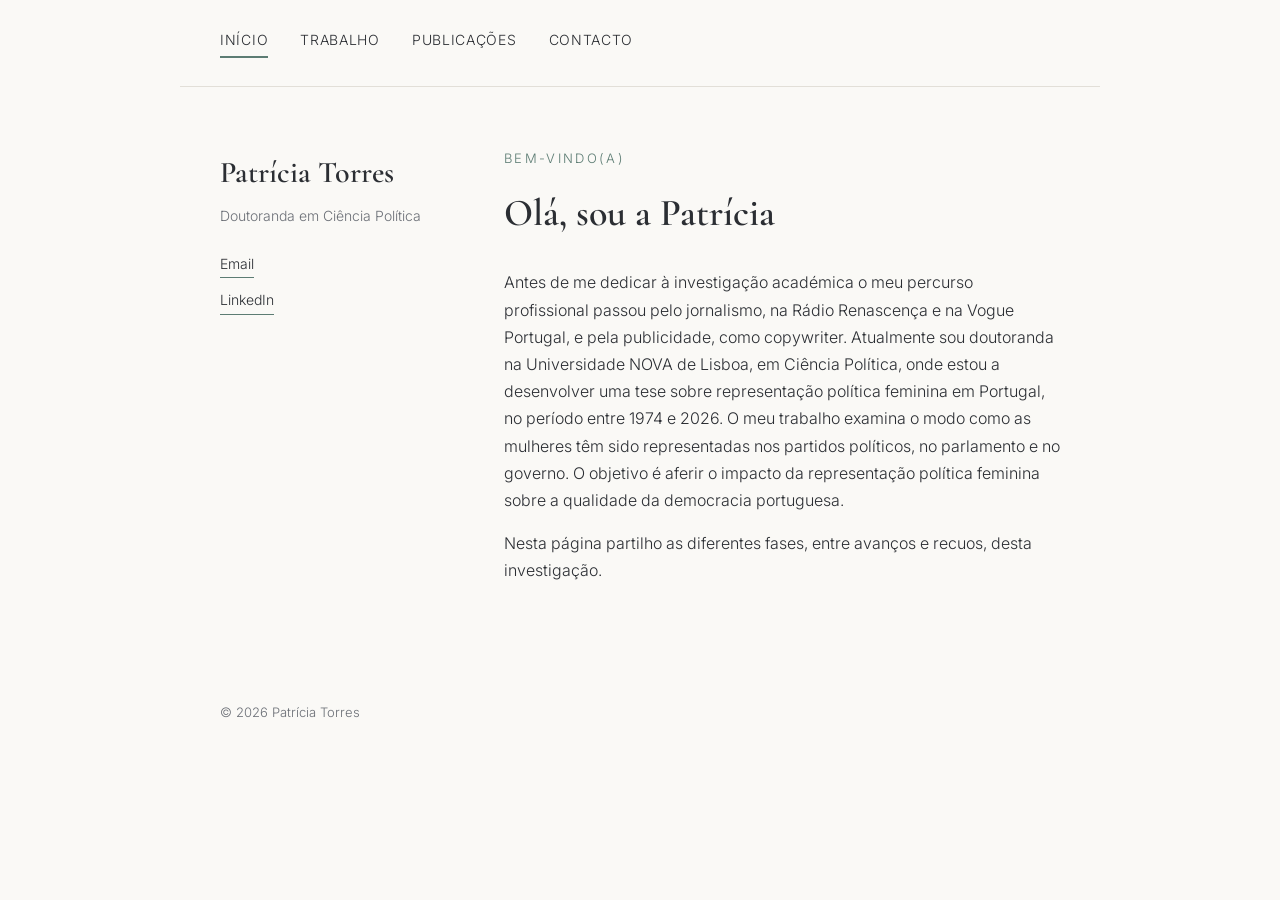
<file: index.html>
<!DOCTYPE html>
<html lang="pt">
<head>
<meta charset="UTF-8">
<meta name="viewport" content="width=device-width, initial-scale=1.0">
<title>Patrícia Torres</title>
<link rel="stylesheet" href="style.css">
</head>
<body>

  <nav class="topnav">
    <a href="index.html" class="active">Início</a>
    <a href="trabalho.html">Trabalho</a>
     <a href="publicacoes.html">Publicações</a>
    <a href="contacto.html">Contacto</a>
  </nav>

  <div class="layout">

    <div class="sidebar">
      <h1>Patrícia Torres</h1>
      <p class="tagline">Doutoranda em Ciência Política</p>
      <div class="links">
        <a href="mailto:oteuemail@exemplo.com">Email</a>
        <a href="https://linkedin.com/in/oteuperfil">LinkedIn</a>
      </div>
    </div>

    <div class="content">
      <p class="eyebrow">Bem-vindo(a)</p>
      <h2>Olá, sou a Patrícia</h2>
      <p>
        Antes de me dedicar à investigação académica o meu percurso profissional passou pelo jornalismo, na Rádio Renascença
        e na Vogue Portugal, e pela publicidade, como copywriter. Atualmente sou doutoranda na Universidade NOVA de Lisboa, em Ciência Política, 
        onde estou a desenvolver uma tese sobre representação política feminina em Portugal, no período entre 1974 e 2026. 
        O meu trabalho examina o modo como as mulheres têm sido representadas nos partidos políticos, no parlamento e no governo. 
        O objetivo é aferir o impacto da representação política feminina sobre a qualidade da democracia portuguesa.
    
      </p>
      <p>
        Nesta página partilho as diferentes fases, entre avanços e recuos, desta investigação.
        
      </p>
    </div>

  </div>

  <footer>© 2026 Patrícia Torres</footer>

</body>
</html>
</file>
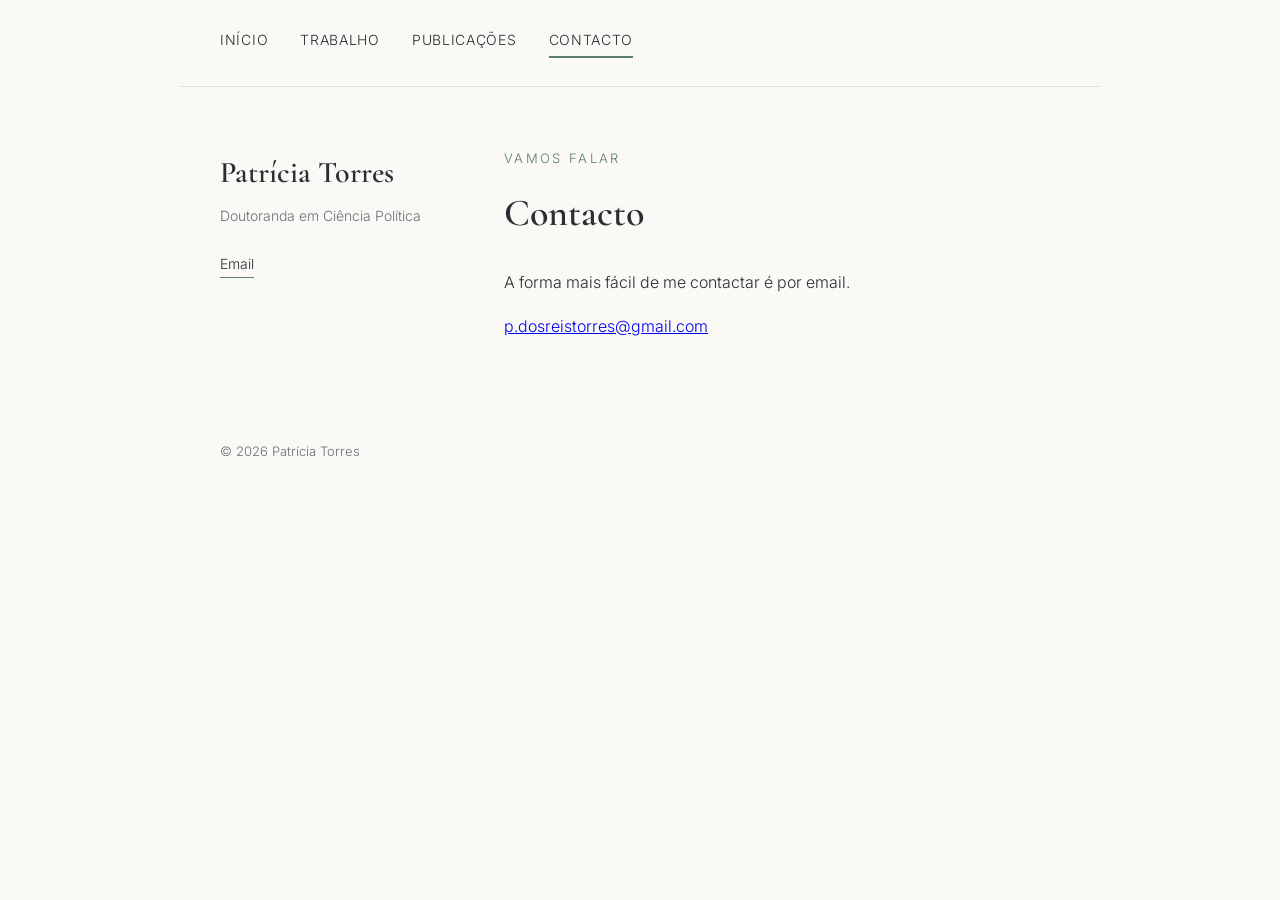
<file: contacto.html>
<!DOCTYPE html>
<html lang="pt">
<head>
<meta charset="UTF-8">
<meta name="viewport" content="width=device-width, initial-scale=1.0">
<title>Contacto · Patrícia Torres</title>
<link rel="stylesheet" href="style.css">
</head>
<body>

  <nav class="topnav">
    <a href="index.html">Início</a>
    <a href="trabalho.html">Trabalho</a>
    <a href="publicacoes.html">Publicações</a><a href="contacto.html" class="active">Contacto</a>
  </nav>

  <div class="layout">

    <div class="sidebar">
      <h1>Patrícia Torres</h1>
      <p class="tagline">Doutoranda em Ciência Política</p>
      <div class="links">
        <a href="mailto:p.dosreistorres@gmail.com">Email</a>
       
      </div>
    </div>

    <div class="content">
      <p class="eyebrow">Vamos falar</p>
      <h2>Contacto</h2>
      <p>
        A forma mais fácil de me contactar é por email. 
      </p>
      <div class="links">
        <a href="mailto:p.dosreistorres@gmail.com">p.dosreistorres@gmail.com</a>
     
    </div>
    </div>

  </div>

  <footer>© 2026 Patrícia Torres</footer>

</body>
</html>
</file>
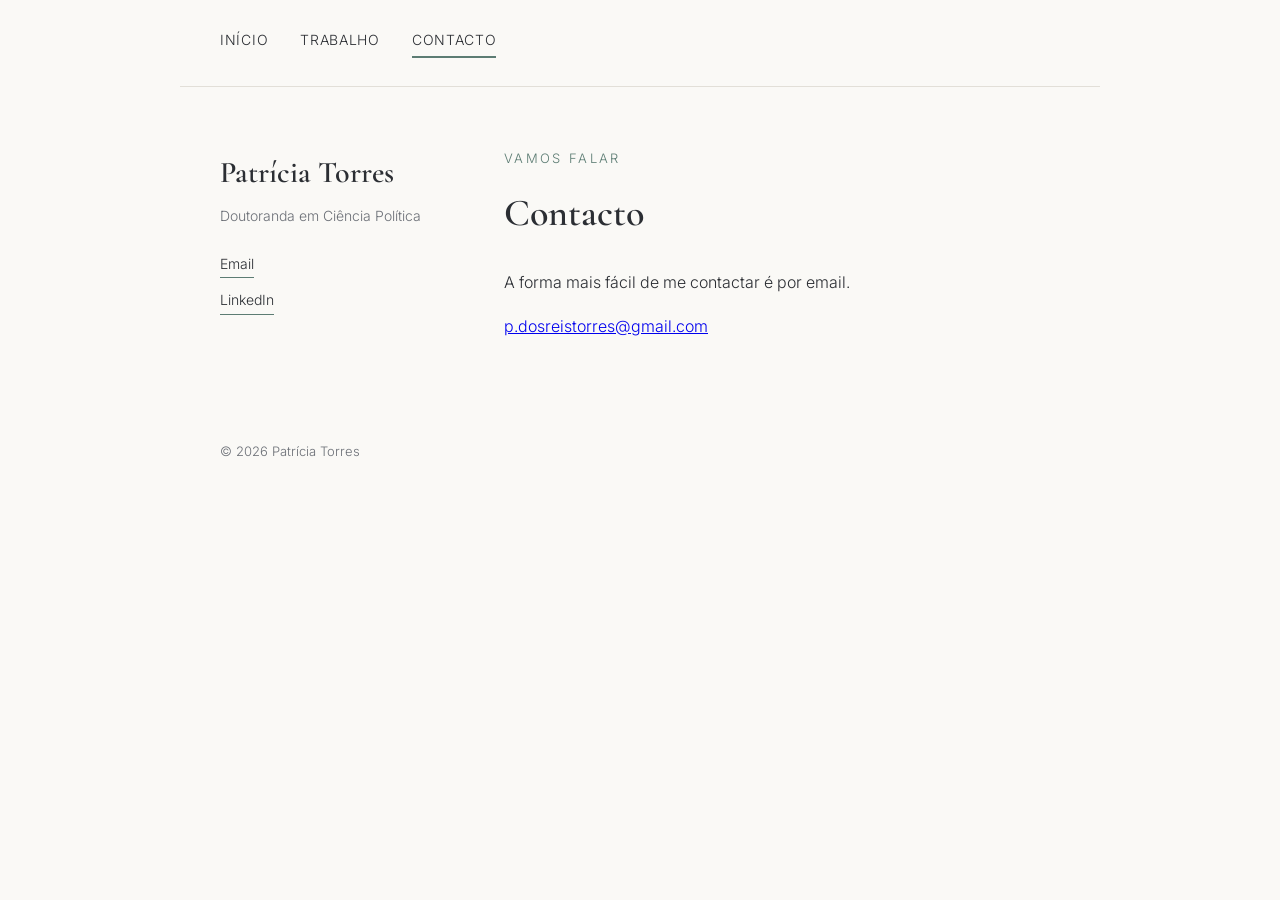
<file: Contacto.html>
<!DOCTYPE html>
<html lang="pt">
<head>
<meta charset="UTF-8">
<meta name="viewport" content="width=device-width, initial-scale=1.0">
<title>Contacto · Patrícia Torres</title>
<link rel="stylesheet" href="style.css">
</head>
<body>

  <nav class="topnav">
    <a href="index.html">Início</a>
    <a href="trabalho.html">Trabalho</a>
    <a href="contacto.html" class="active">Contacto</a>
  </nav>

  <div class="layout">

    <div class="sidebar">
      <h1>Patrícia Torres</h1>
      <p class="tagline">Doutoranda em Ciência Política</p>
      <div class="links">
        <a href="mailto:p.dosreistorres@gmail.com">Email</a>
        <a href="https://linkedin.com/in/oteuperfil">LinkedIn</a>
      </div>
    </div>

    <div class="content">
      <p class="eyebrow">Vamos falar</p>
      <h2>Contacto</h2>
      <p>
        A forma mais fácil de me contactar é por email. 
      </p>
      <div class="links">
        <a href="mailto:p.dosreistorres@gmail.com">p.dosreistorres@gmail.com</a>
     
    </div>
    </div>

  </div>

  <footer>© 2026 Patrícia Torres</footer>

</body>
</html>
</file>
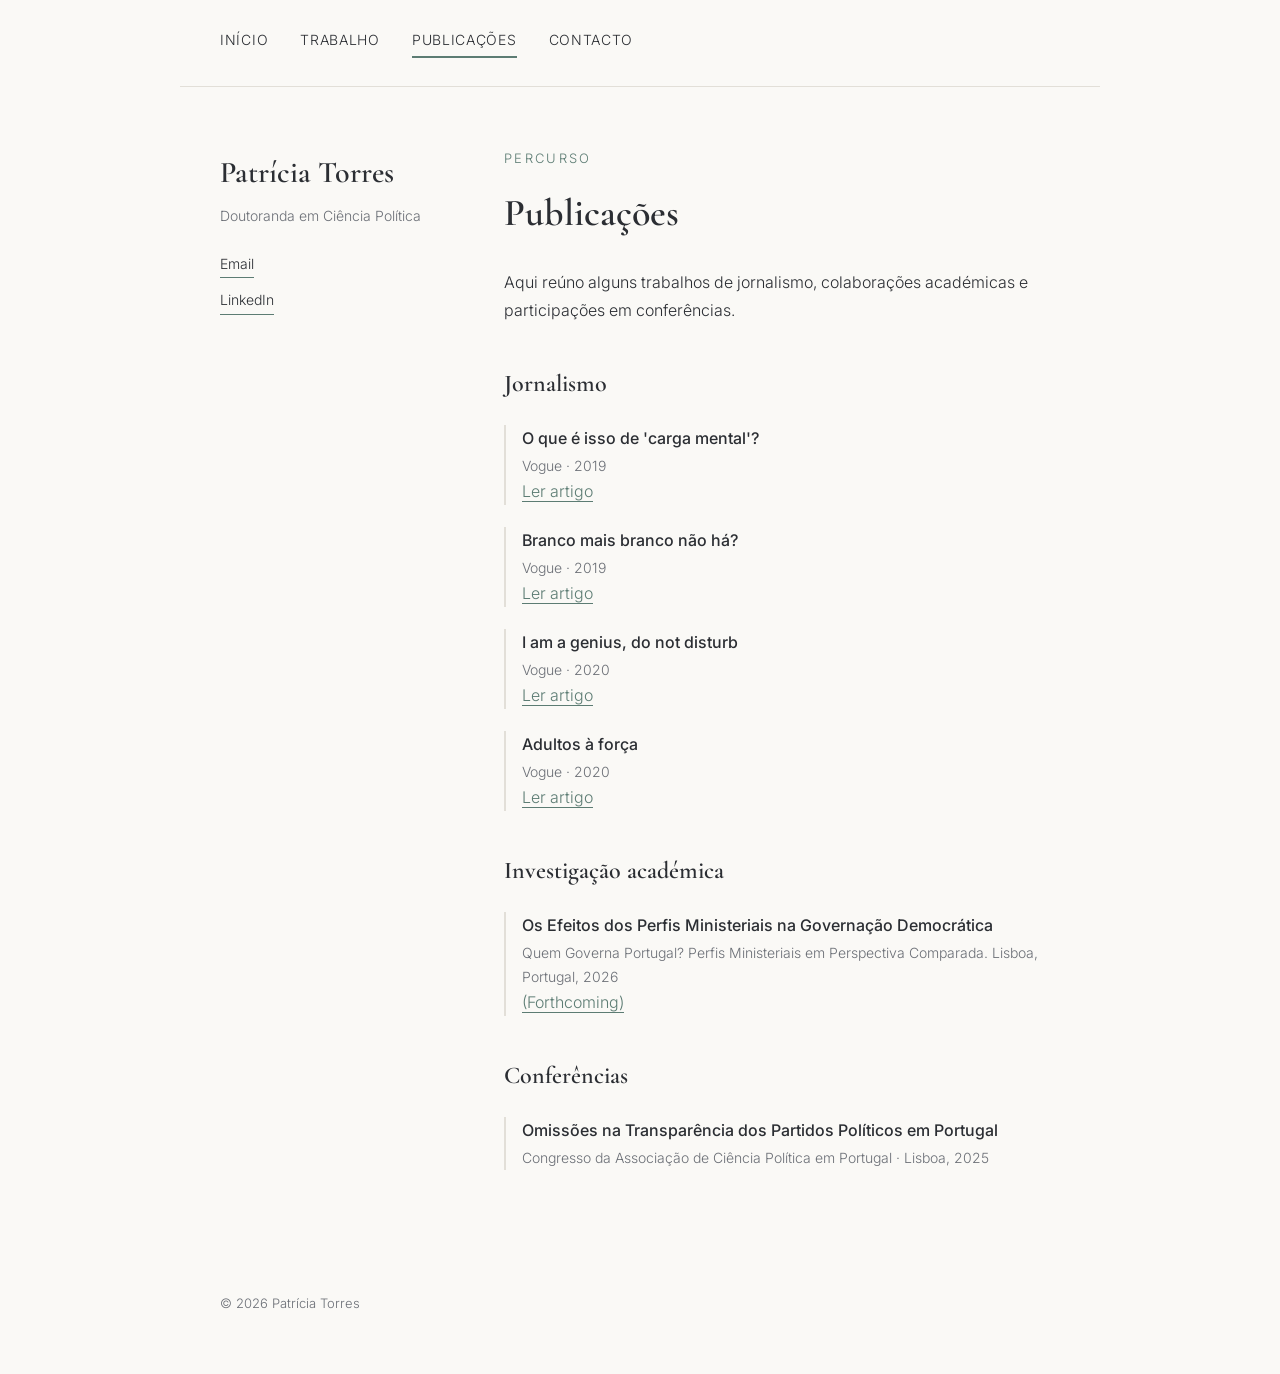
<file: publicacoes.html>
<!DOCTYPE html>
<html lang="pt">
<head>
<meta charset="UTF-8">
<meta name="viewport" content="width=device-width, initial-scale=1.0">
<title>Publicações · Patrícia Torres</title>
<link rel="stylesheet" href="style.css">
</head>
<body>

  <nav class="topnav">
    <a href="index.html">Início</a>
    <a href="trabalho.html">Trabalho</a>
    <a href="publicacoes.html" class="active">Publicações</a>
    <a href="contacto.html">Contacto</a>
  </nav>

  <div class="layout">

    <div class="sidebar">
      <h1>Patrícia Torres</h1>
      <p class="tagline">Doutoranda em Ciência Política</p>
      <div class="links">
        <a href="mailto:oteuemail@exemplo.com">Email</a>
        <a href="https://linkedin.com/in/oteuperfil">LinkedIn</a>
      </div>
    </div>

    <div class="content">
      <p class="eyebrow">Percurso</p>
      <h2>Publicações</h2>
      <p>
        Aqui reúno alguns trabalhos de jornalismo, colaborações académicas e
        participações em conferências.
      </p>

      <!-- ====== Jornalismo ====== -->
      <h3>Jornalismo</h3>

      <div class="pub-item">
        <p class="pub-title">O que é isso de 'carga mental'?</p>
        <p class="pub-venue">Vogue · 2019</p>
        <a href="artigo-vogue-1.pdf">Ler artigo</a>
      </div>

      <div class="pub-item">
        <p class="pub-title">Branco mais branco não há?</p>
        <p class="pub-venue">Vogue · 2019</p>
        <a href="artigo-vogue-2.pdf">Ler artigo</a>
      </div> 
      
      <div class="pub-item">
        <p class="pub-title">I am a genius, do not disturb</p>
        <p class="pub-venue">Vogue · 2020</p>
        <a href="artigo-vogue-3.pdf">Ler artigo</a>
      </div>

      <div class="pub-item">
        <p class="pub-title">Adultos à força</p>
        <p class="pub-venue">Vogue · 2020</p>
        <a href="artigo-vogue-4.pdf">Ler artigo</a>
      </div>

      <!-- ====== Investigação académica ====== -->
      <h3>Investigação académica</h3>

      <div class="pub-item">
        <p class="pub-title">Os Efeitos dos Perfis Ministeriais na Governação Democrática</p>
        <p class="pub-venue">Quem Governa Portugal? Perfis Ministeriais em Perspectiva Comparada. Lisboa, Portugal, 2026</p>
        <a href="#">(Forthcoming)</a>
      </div>

      <!-- ====== Conferências ====== -->
      <h3>Conferências</h3>

      <div class="pub-item">
        <p class="pub-title">Omissões na Transparência dos Partidos Políticos em Portugal</p>
        <p class="pub-venue">Congresso da Associação de Ciência Política em Portugal · Lisboa, 2025</p>
      </div>

    </div>

  </div>

  <footer>© 2026 Patrícia Torres</footer>

</body>
</html>
</file>
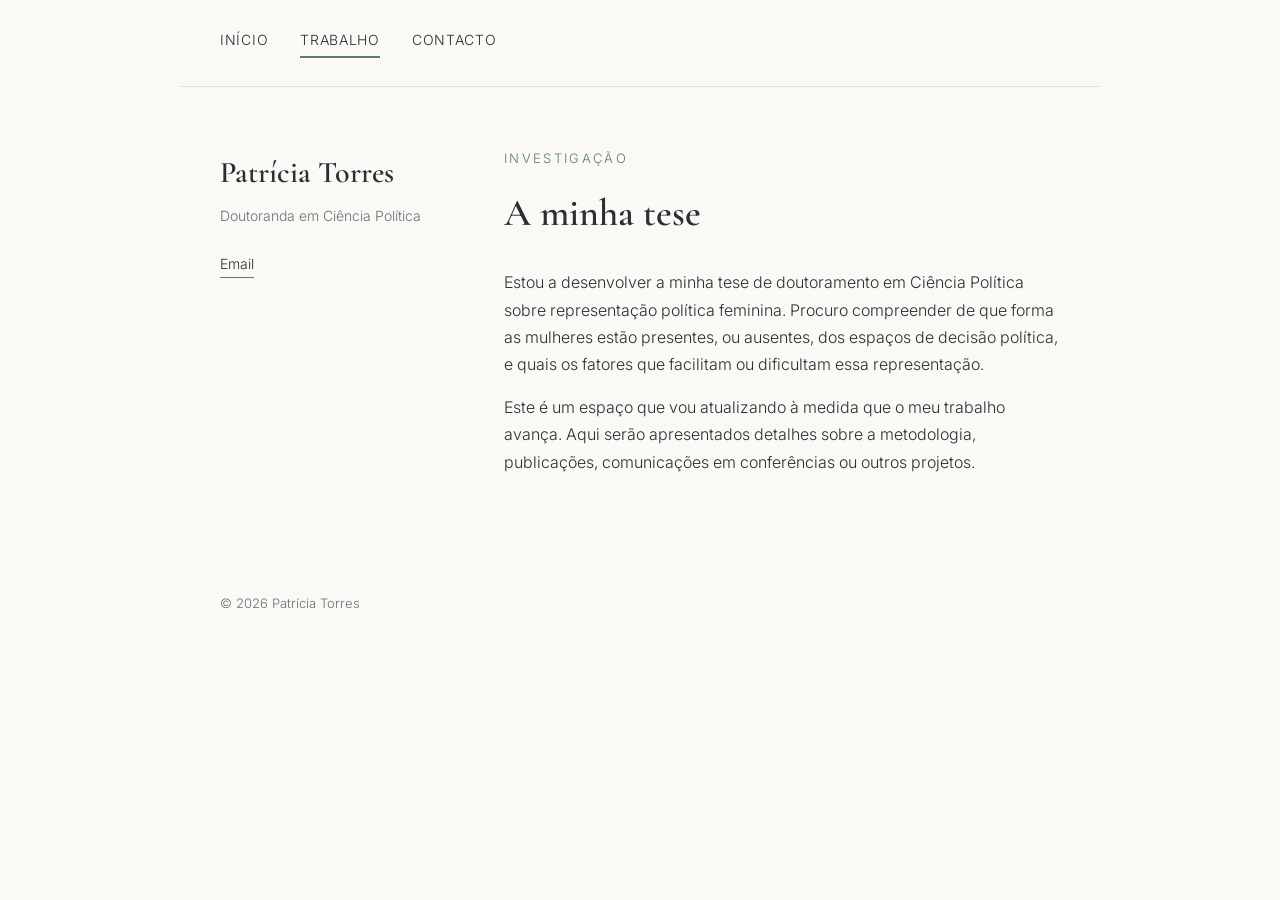
<file: Trabalho.html>
<!DOCTYPE html>
<html lang="pt">
<head>
<meta charset="UTF-8">
<meta name="viewport" content="width=device-width, initial-scale=1.0">
<title>Trabalho · Patrícia Torres</title>
<link rel="stylesheet" href="style.css">
</head>
<body>

  <nav class="topnav">
    <a href="index.html">Início</a>
    <a href="trabalho.html" class="active">Trabalho</a>
    <a href="contacto.html">Contacto</a>
  </nav>

  <div class="layout">

    <div class="sidebar">
      <h1>Patrícia Torres</h1>
      <p class="tagline">Doutoranda em Ciência Política</p>
      <div class="links">
        <a href="mailto:p.dosreistorres@gmail.com">Email</a>
      
      </div>
    </div>

    <div class="content">
      <p class="eyebrow">Investigação</p>
      <h2>A minha tese</h2>
      <p>
        Estou a desenvolver a minha tese de doutoramento em Ciência Política
        sobre representação política feminina. Procuro compreender de que
        forma as mulheres estão presentes, ou ausentes, dos espaços de
        decisão política, e quais os fatores que facilitam ou dificultam
        essa representação.
      </p>
      <p>
        Este é um espaço que vou atualizando à medida que o meu trabalho
        avança. Aqui serão apresentados detalhes
        sobre a metodologia, publicações, comunicações em conferências
        ou outros projetos.
      </p>
    </div>

  </div>

  <footer>© 2026 Patrícia Torres</footer>

</body>
</html>
</file>
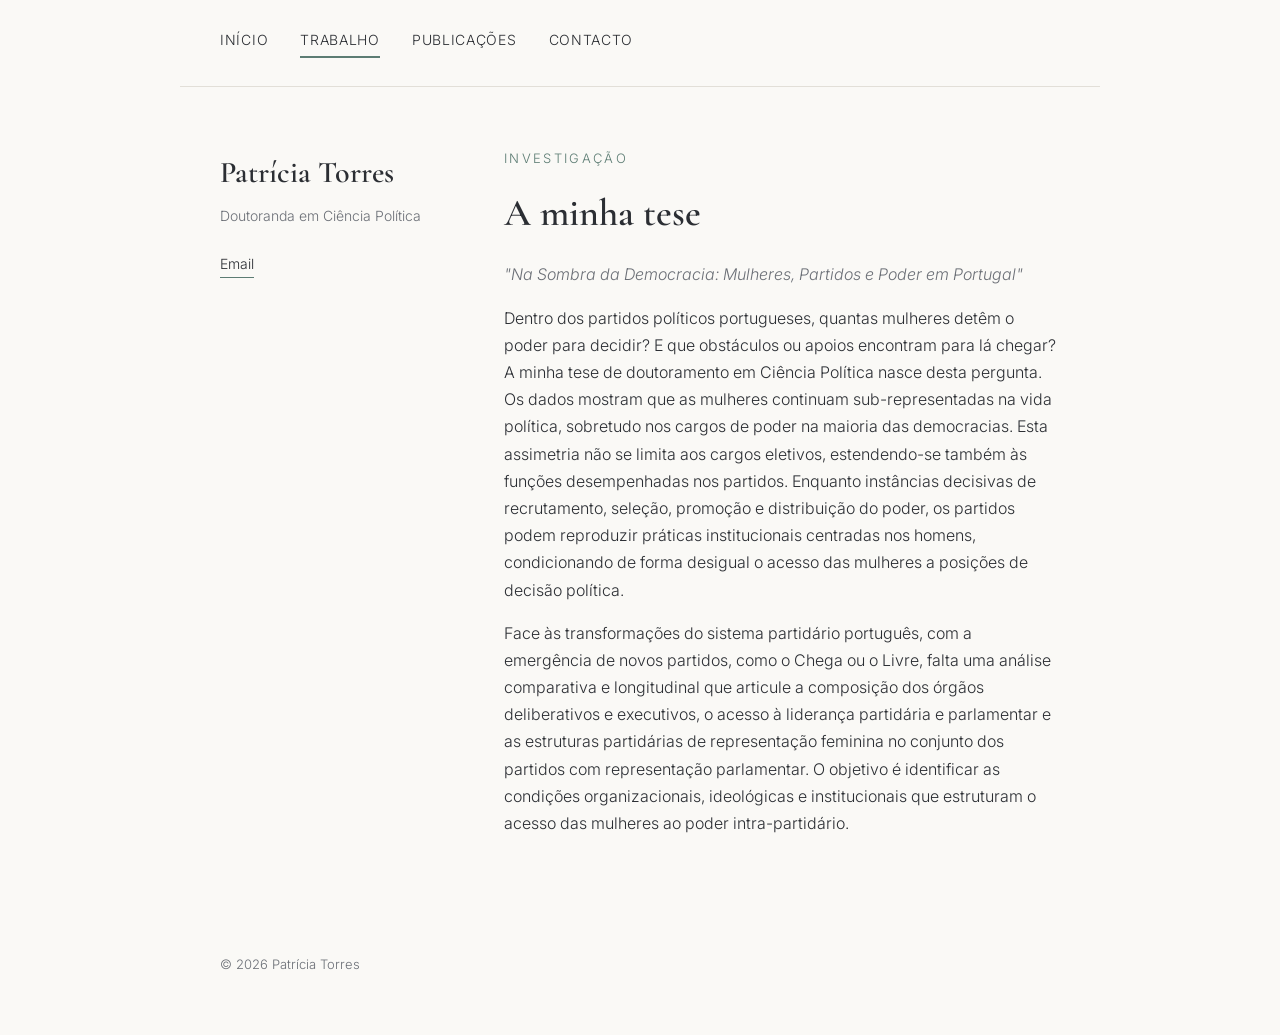
<file: trabalho.html>
<!DOCTYPE html>
<html lang="pt">
<head>
<meta charset="UTF-8">
<meta name="viewport" content="width=device-width, initial-scale=1.0">
<title>Trabalho · Patrícia Torres</title>
<link rel="stylesheet" href="style.css">
</head>
<body>

  <nav class="topnav">
    <a href="index.html">Início</a>
    <a href="trabalho.html" class="active">Trabalho</a>
    <a href="publicacoes.html">Publicações</a><a href="contacto.html">Contacto</a>
  </nav>

  <div class="layout">

    <div class="sidebar">
      <h1>Patrícia Torres</h1>
      <p class="tagline">Doutoranda em Ciência Política</p>
      <div class="links">
        <a href="mailto:p.dosreistorres@gmail.com">Email</a>
      
      </div>
    </div>

    <div class="content">
      <p class="eyebrow">Investigação</p>
     <h2>A minha tese</h2>
      <p style="font-style: italic; color: var(--ink-soft); margin-top: -8px;">
        "Na Sombra da Democracia: Mulheres, Partidos e Poder em Portugal"
      </p>
      <p>
        Dentro dos partidos políticos portugueses, quantas mulheres detêm o poder para decidir?
        E que obstáculos ou apoios encontram para lá chegar? A minha tese de doutoramento em Ciência Política nasce desta
        pergunta.
        Os dados mostram que as mulheres continuam sub-representadas na vida política, sobretudo nos cargos de poder na maioria das democracias. 
        Esta assimetria não se limita aos cargos eletivos, estendendo-se também às funções desempenhadas nos partidos. 
        Enquanto instâncias decisivas de recrutamento, seleção, promoção e distribuição do poder, os partidos podem reproduzir práticas institucionais 
        centradas nos homens, condicionando de forma desigual o acesso das mulheres a posições de decisão política.
      </p>
      <p>
        Face às transformações do sistema partidário português, com a emergência de novos partidos, como o Chega ou o Livre,
        falta uma análise comparativa e longitudinal que articule a composição dos órgãos deliberativos e executivos, 
        o acesso à liderança partidária e parlamentar e as estruturas partidárias de representação feminina no conjunto dos partidos 
        com representação parlamentar. O objetivo é identificar as condições organizacionais, ideológicas e 
        institucionais que estruturam o acesso das mulheres ao poder intra-partidário. 
       
        
      </p>
    </div>

  </div>

  <footer>© 2026 Patrícia Torres</footer>

</body>
</html>
</file>
<file: style.css>
@import url('https://fonts.googleapis.com/css2?family=Cormorant+Garamond:wght@400;500;600&family=Inter:wght@300;400;500&display=swap');

:root{
  --bg: #FAF9F6;
  --ink: #2B2E33;
  --ink-soft: #6B6F76;
  --accent: #5C7C73;
  --line: #E2DFD8;
}

*{ box-sizing: border-box; }

body{
  margin: 0;
  background: var(--bg);
  color: var(--ink);
  font-family: 'Inter', sans-serif;
  font-weight: 300;
  line-height: 1.7;
}

nav.topnav{
  display: flex;
  gap: 32px;
  padding: 28px 40px;
  border-bottom: 1px solid var(--line);
  max-width: 920px;
  margin: 0 auto;
}

nav.topnav a{
  color: var(--ink);
  text-decoration: none;
  font-size: 14px;
  letter-spacing: 0.05em;
  text-transform: uppercase;
  padding-bottom: 4px;
  border-bottom: 2px solid transparent;
  transition: border-color 0.2s ease;
}

nav.topnav a.active,
nav.topnav a:hover{
  border-bottom-color: var(--accent);
}

.layout{
  max-width: 920px;
  margin: 0 auto;
  padding: 60px 40px 100px;
  display: flex;
  gap: 64px;
}

.sidebar{
  width: 220px;
  flex-shrink: 0;
}

.sidebar h1{
  font-family: 'Cormorant Garamond', serif;
  font-weight: 600;
  font-size: 30px;
  margin: 0 0 6px;
}

.sidebar .tagline{
  font-size: 14px;
  color: var(--ink-soft);
  margin: 0 0 24px;
}

.sidebar .links{
  display: flex;
  flex-direction: column;
  gap: 10px;
}

.sidebar .links a{
  color: var(--ink);
  text-decoration: none;
  font-size: 14px;
  border-bottom: 1px solid var(--accent);
  padding-bottom: 2px;
  width: fit-content;
  transition: opacity 0.2s ease;
}

.sidebar .links a:hover{
  opacity: 0.6;
}

.content{
  flex: 1;
  min-width: 0;
}

.content .eyebrow{
  font-size: 13px;
  letter-spacing: 0.18em;
  text-transform: uppercase;
  color: var(--accent);
  margin-bottom: 12px;
}

.content h2{
  font-family: 'Cormorant Garamond', serif;
  font-weight: 600;
  font-size: 38px;
  margin: 0 0 24px;
}

.content p{
  font-size: 16px;
  margin: 0 0 16px;
}

 .content h3{
  font-family: 'Cormorant Garamond', serif;
  font-weight: 600;
  font-size: 24px;
  margin: 40px 0 20px;
}

.pub-item{
  margin-bottom: 22px;
  padding-left: 16px;
  border-left: 2px solid var(--line);
}

.pub-item .pub-title{
  font-size: 16px;
  font-weight: 500;
  margin: 0 0 2px;
}

.pub-item .pub-venue{
  font-size: 14px;
  color: var(--ink-soft);
  margin: 0;
}

.pub-item a{
  color: var(--accent);
  text-decoration: none;
  border-bottom: 1px solid var(--accent);
}footer{
  max-width: 920px;
  margin: 0 auto;
  padding: 0 40px 60px;
  font-size: 13px;
  color: var(--ink-soft);
}

@media (max-width: 640px){
  .layout{ flex-direction: column; gap: 40px; padding: 40px 24px 80px; }
  nav.topnav{ padding: 24px 24px; flex-wrap: wrap; gap: 20px; }
  .sidebar{ width: 100%; }
  .content h2{ font-size: 30px; }
}
</file>
